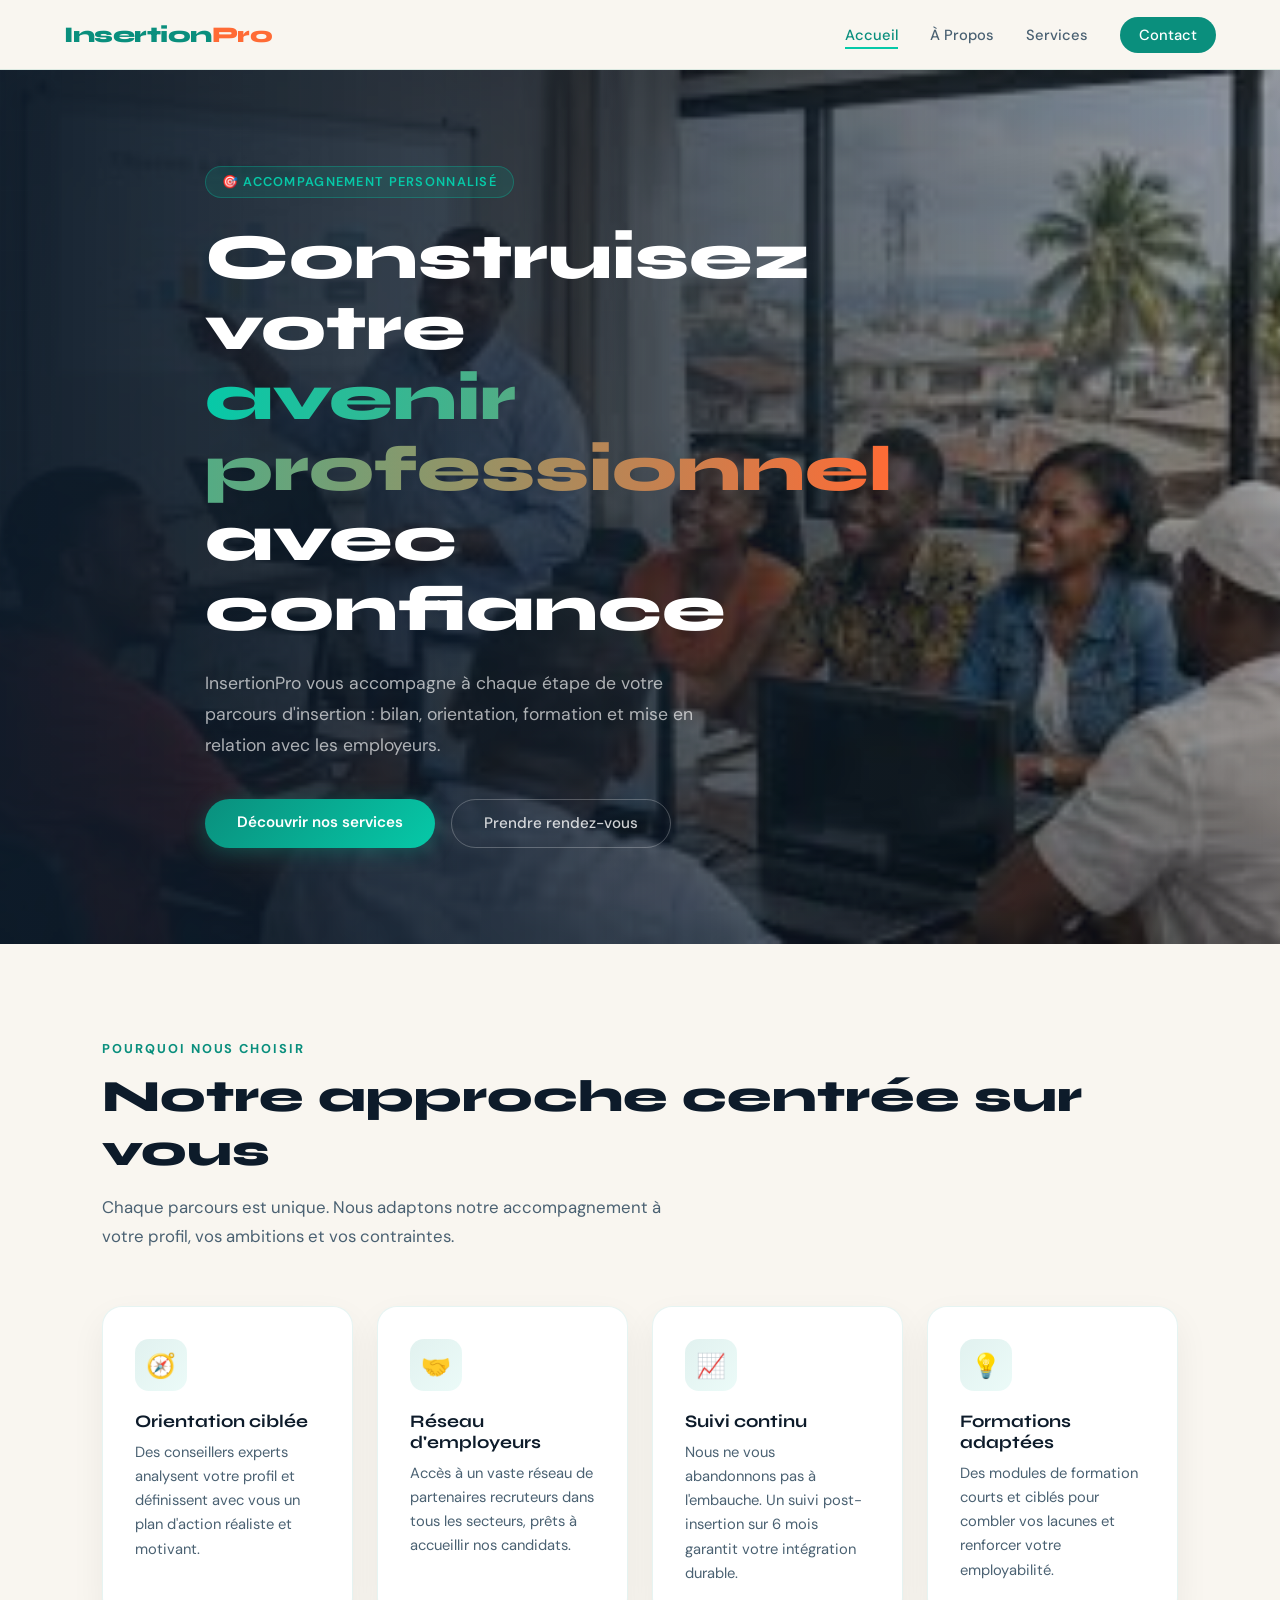
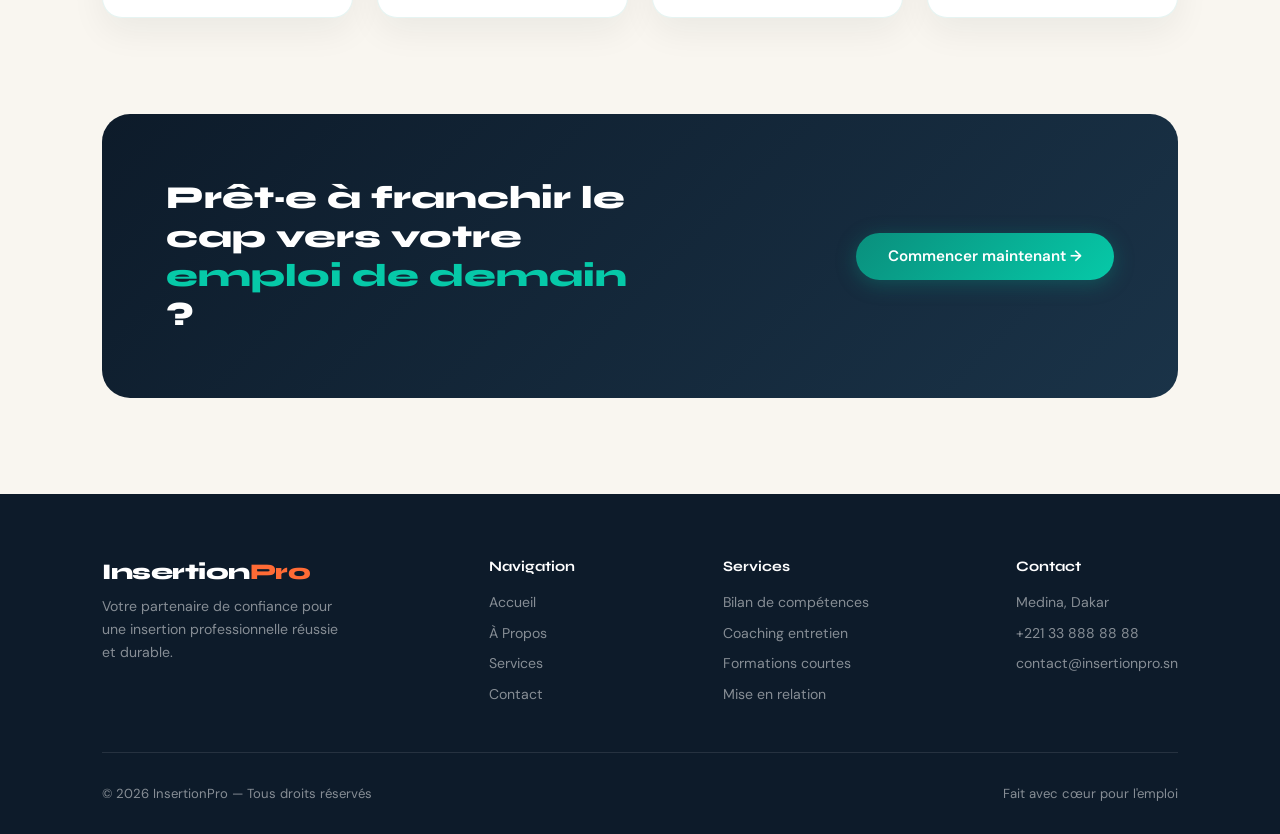
<file: site vitrine insertion-pro/index.html>
<!DOCTYPE html>
<html lang="fr">
<head>
  <meta charset="UTF-8" />
  <meta name="viewport" content="width=device-width, initial-scale=1.0"/>
  <title>ProPath — Accueil</title>
  <link href="https://fonts.googleapis.com/css2?family=Syne:wght@400;600;700;800&family=DM+Sans:ital,wght@0,300;0,400;0,500;1,300&display=swap" rel="stylesheet"/>
  <link rel="stylesheet" href="css/style.css"/>
</head>
<body>

<!-- ═══ NAVBAR ════════════════════════════════════ -->
<nav id="navbar">
  <a href="index.html" class="logo">Insertion<span>Pro</span></a>
  <ul class="nav-links">
    <li><a href="index.html" data-page="index.html">Accueil</a></li>
    <li><a href="apropos.html" data-page="apropos.html">À Propos</a></li>
    <li><a href="services.html" data-page="services.html">Services</a></li>
    <li><a href="contact.html" data-page="contact.html" class="nav-cta">Contact</a></li>
  </ul>
</nav>

<!-- ═══ CONTENU ═══════════════════════════════════ -->
<div class="page-wrapper">

  <!-- HERO -->
  <section class="hero">
    <div class="hero-bg"></div>
    <div class="hero-grid"></div>
    <div class="hero-content">
      <div class="hero-badge">🎯 Accompagnement personnalisé</div>
      <h1>Construisez votre <em>avenir professionnel</em> avec confiance</h1>
      <p>InsertionPro vous accompagne à chaque étape de votre parcours d'insertion : bilan, orientation, formation et mise en relation avec les employeurs.</p>
      <div class="hero-btns">
        <a href="services.html" class="btn-primary">Découvrir nos services</a>
        <a href="contact.html" class="btn-outline">Prendre rendez-vous</a>
      </div>
    </div>

    </div>
  </section>

  <!-- VALEURS -->
  <section>
    <div class="section-label">Pourquoi nous choisir</div>
    <h2 class="section-title">Notre approche centrée sur vous</h2>
    <p class="section-subtitle">Chaque parcours est unique. Nous adaptons notre accompagnement à votre profil, vos ambitions et vos contraintes.</p>
    <div class="values-grid">
      <div class="value-card fade-in">
        <div class="value-icon">🧭</div>
        <h3>Orientation ciblée</h3>
        <p>Des conseillers experts analysent votre profil et définissent avec vous un plan d'action réaliste et motivant.</p>
      </div>
      <div class="value-card fade-in delay-1">
        <div class="value-icon">🤝</div>
        <h3>Réseau d'employeurs</h3>
        <p>Accès à un vaste réseau de partenaires recruteurs dans tous les secteurs, prêts à accueillir nos candidats.</p>
      </div>
      <div class="value-card fade-in delay-2">
        <div class="value-icon">📈</div>
        <h3>Suivi continu</h3>
        <p>Nous ne vous abandonnons pas à l'embauche. Un suivi post-insertion sur 6 mois garantit votre intégration durable.</p>
      </div>
      <div class="value-card fade-in delay-3">
        <div class="value-icon">💡</div>
        <h3>Formations adaptées</h3>
        <p>Des modules de formation courts et ciblés pour combler vos lacunes et renforcer votre employabilité.</p>
      </div>
    </div>
  </section>

  <!-- CTA BAND -->
  <div class="cta-band">
    <h2>Prêt·e à franchir le cap vers votre <span>emploi de demain</span> ?</h2>
    <a href="contact.html" class="btn-primary">Commencer maintenant →</a>
  </div>

</div>
<!-- fin .page-wrapper -->

<!-- ═══ FOOTER ════════════════════════════════════ -->
<footer>
  <div class="footer-top">
    <div class="footer-brand">
      <a href="index.html" class="logo">Insertion<span>Pro</span></a>
      <p>Votre partenaire de confiance pour une insertion professionnelle réussie et durable.</p>
    </div>
    <div class="footer-links">
      <h5>Navigation</h5>
      <ul>
        <li><a href="index.html">Accueil</a></li>
        <li><a href="apropos.html">À Propos</a></li>
        <li><a href="services.html">Services</a></li>
        <li><a href="contact.html">Contact</a></li>
      </ul>
    </div>
    <div class="footer-links">
      <h5>Services</h5>
      <ul>
        <li><a href="services.html">Bilan de compétences</a></li>
        <li><a href="services.html">Coaching entretien</a></li>
        <li><a href="services.html">Formations courtes</a></li>
        <li><a href="services.html">Mise en relation</a></li>
      </ul>
    </div>
    <div class="footer-links">
      <h5>Contact</h5>
      <ul>
        <li><a href="#">Medina, Dakar</a></li>
        <li><a href="#">+221 33 888 88 88</a></li>
        <li><a href="#">contact@insertionpro.sn</a></li>
      </ul>
    </div>
  </div>
  <div class="footer-bottom">
    <span>© 2026 InsertionPro — Tous droits réservés</span>
    <span>Fait avec cœur pour l'emploi</span>
  </div>
</footer>

<script src="js/script.js"></script>
</body>
</html>
</file>
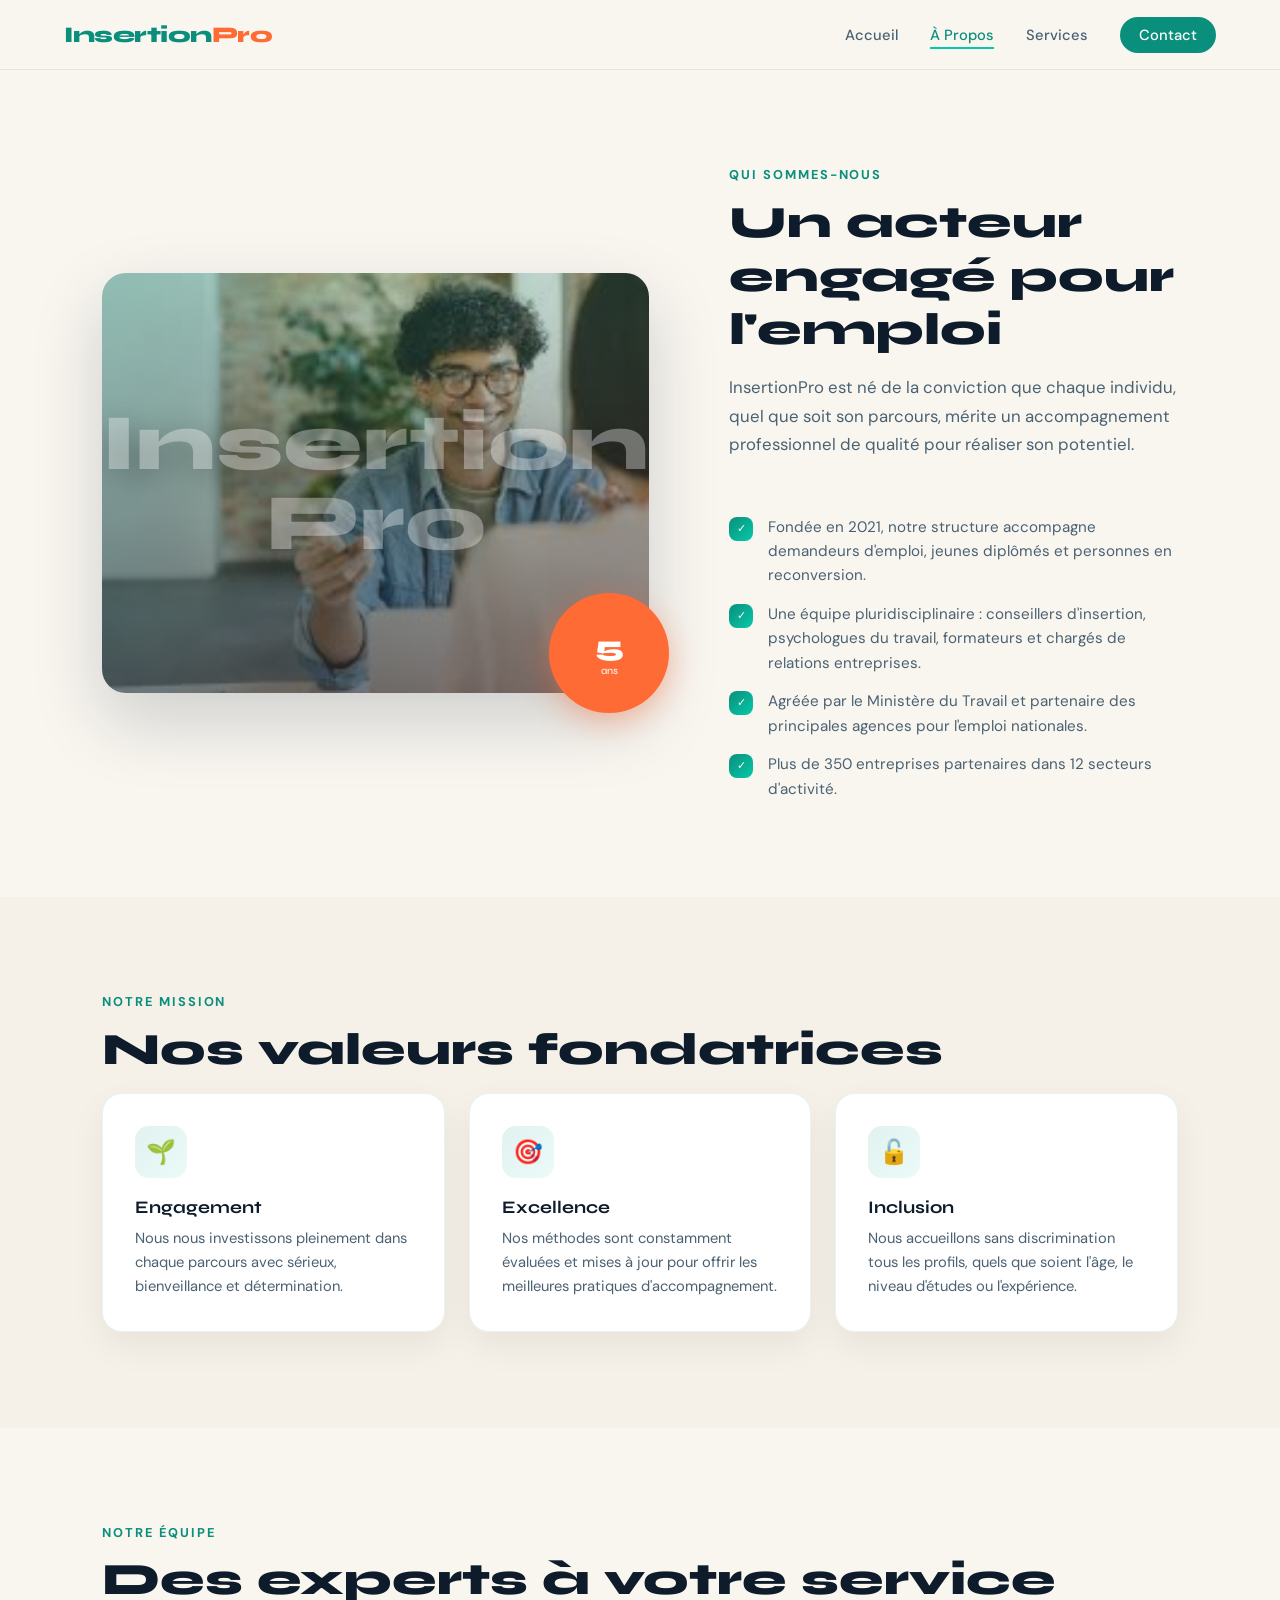
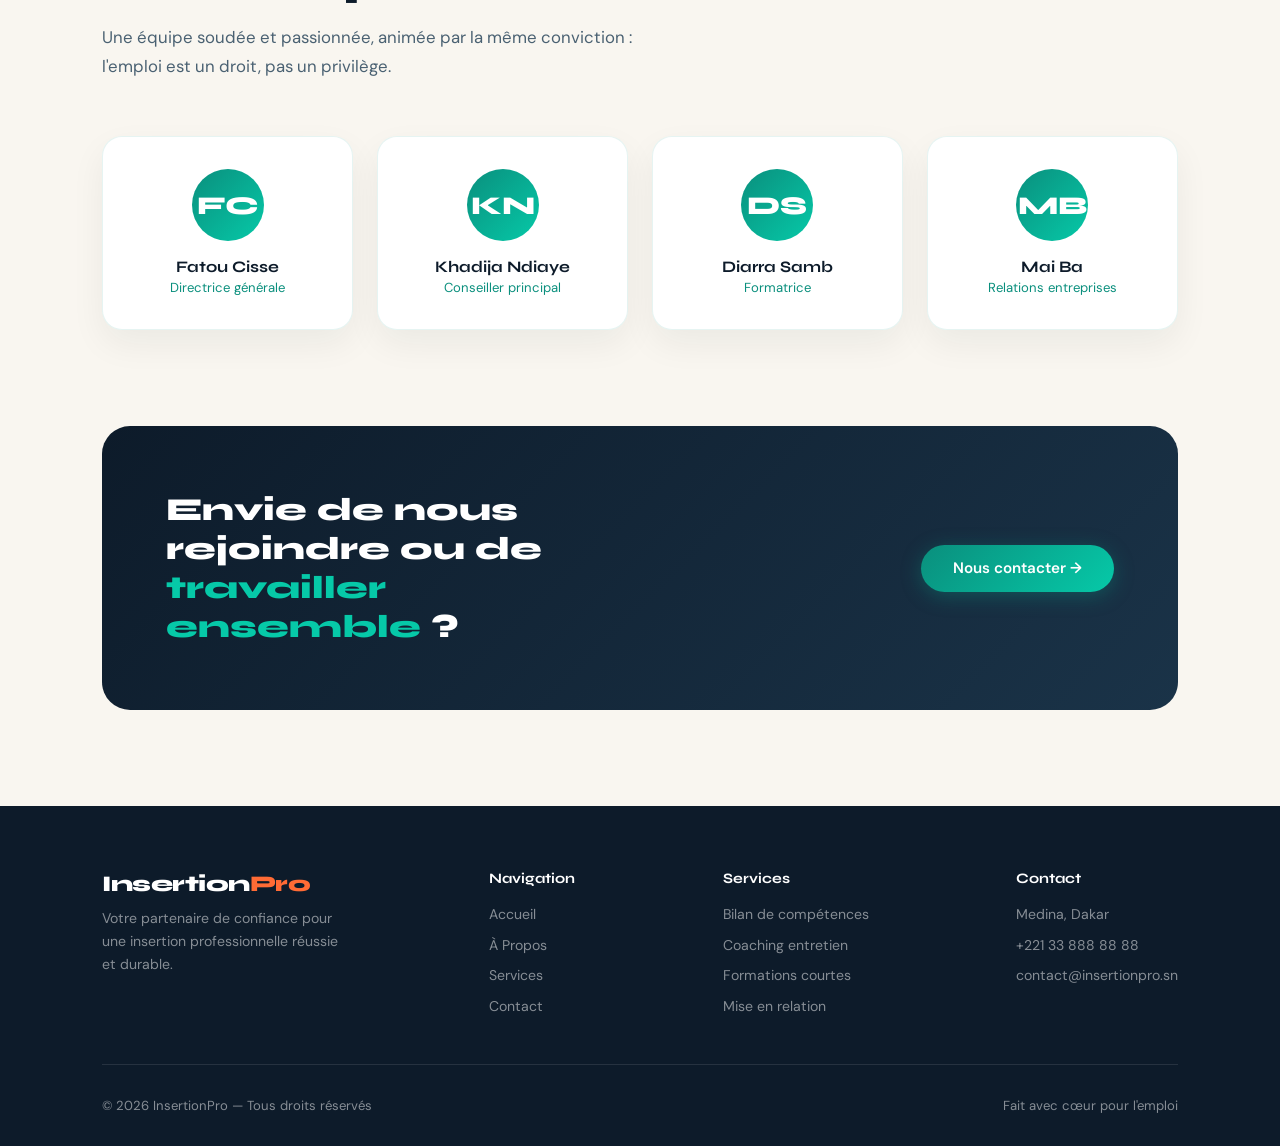
<file: site vitrine insertion-pro/apropos.html>
<!DOCTYPE html>
<html lang="fr">
<head>
  <meta charset="UTF-8" />
  <meta name="viewport" content="width=device-width, initial-scale=1.0"/>
  <title>InsertionPro — À Propos</title>
  <link href="https://fonts.googleapis.com/css2?family=Syne:wght@400;600;700;800&family=DM+Sans:ital,wght@0,300;0,400;0,500;1,300&display=swap" rel="stylesheet"/>
  <link rel="stylesheet" href="css/style.css"/>
</head>
<body>

<!-- ═══ NAVBAR ════════════════════════════════════ -->
<nav id="navbar">
  <a href="index.html" class="logo">Insertion<span>Pro</span></a>
  <ul class="nav-links">
    <li><a href="index.html" data-page="index.html">Accueil</a></li>
    <li><a href="apropos.html" data-page="apropos.html">À Propos</a></li>
    <li><a href="services.html" data-page="services.html">Services</a></li>
    <li><a href="contact.html" data-page="contact.html" class="nav-cta">Contact</a></li>
  </ul>
</nav>

<!-- ═══ CONTENU ═══════════════════════════════════ -->
<div class="page-wrapper">

  <!-- PRÉSENTATION -->
  <section>
    <div class="about-grid">
      <div class="about-visual">
        <div class="about-img-box about-photo">
          <div class="about-img-overlay"></div>
          <div class="about-img-text">Insertion<br>Pro</div>
        </div>
        <div class="about-badge">5<small>ans</small></div>
      </div>
      <div class="about-content fade-in">
        <div class="section-label">Qui sommes-nous</div>
        <h2 class="section-title">Un acteur engagé pour l'emploi</h2>
        <p class="section-subtitle">InsertionPro est né de la conviction que chaque individu, quel que soit son parcours, mérite un accompagnement professionnel de qualité pour réaliser son potentiel.</p>
        <ul class="about-list">
          <li>
            <span class="about-check">✓</span>
            Fondée en 2021, notre structure accompagne demandeurs d'emploi, jeunes diplômés et personnes en reconversion.
          </li>
          <li>
            <span class="about-check">✓</span>
            Une équipe pluridisciplinaire : conseillers d'insertion, psychologues du travail, formateurs et chargés de relations entreprises.
          </li>
          <li>
            <span class="about-check">✓</span>
            Agréée par le Ministère du Travail et partenaire des principales agences pour l'emploi nationales.
          </li>
          <li>
            <span class="about-check">✓</span>
            Plus de 350 entreprises partenaires dans 12 secteurs d'activité.
          </li>
        </ul>
      </div>
    </div>
  </section>

  <!-- NOTRE MISSION -->
  <section style="background: var(--sand);">
    <div class="section-label">Notre mission</div>
    <h2 class="section-title">Nos valeurs fondatrices</h2>
    <div class="values-grid">
      <div class="value-card fade-in">
        <div class="value-icon">🌱</div>
        <h3>Engagement</h3>
        <p>Nous nous investissons pleinement dans chaque parcours avec sérieux, bienveillance et détermination.</p>
      </div>
      <div class="value-card fade-in delay-1">
        <div class="value-icon">🎯</div>
        <h3>Excellence</h3>
        <p>Nos méthodes sont constamment évaluées et mises à jour pour offrir les meilleures pratiques d'accompagnement.</p>
      </div>
      <div class="value-card fade-in delay-2">
        <div class="value-icon">🔓</div>
        <h3>Inclusion</h3>
        <p>Nous accueillons sans discrimination tous les profils, quels que soient l'âge, le niveau d'études ou l'expérience.</p>
      </div>
    </div>
  </section>

  <!-- ÉQUIPE -->
  <section>
    <div class="section-label">Notre équipe</div>
    <h2 class="section-title">Des experts à votre service</h2>
    <p class="section-subtitle">Une équipe soudée et passionnée, animée par la même conviction : l'emploi est un droit, pas un privilège.</p>
    <div class="team-grid">
      <div class="team-card fade-in">
        <div class="team-avatar">FC</div>
        <h4>Fatou Cisse</h4>
        <span>Directrice générale</span>
      </div>
      <div class="team-card fade-in delay-1">
        <div class="team-avatar">KN</div>
        <h4>Khadija Ndiaye</h4>
        <span>Conseiller principal</span>
      </div>
      <div class="team-card fade-in delay-2">
        <div class="team-avatar">DS</div>
        <h4>Diarra Samb</h4>
        <span>Formatrice</span>
      </div>
      <div class="team-card fade-in delay-3">
        <div class="team-avatar">MB</div>
        <h4>Mai Ba</h4>
        <span>Relations entreprises</span>
      </div>
    </div>
  </section>

  <!-- CTA -->
  <div class="cta-band">
    <h2>Envie de nous rejoindre ou de <span>travailler ensemble</span> ?</h2>
    <a href="contact.html" class="btn-primary">Nous contacter →</a>
  </div>

</div>
<!-- fin .page-wrapper -->

<!-- ═══ FOOTER ════════════════════════════════════ -->
<footer>
  <div class="footer-top">
    <div class="footer-brand">
      <a href="index.html" class="logo">Insertion<span>Pro</span></a>
      <p>Votre partenaire de confiance pour une insertion professionnelle réussie et durable.</p>
    </div>
    <div class="footer-links">
      <h5>Navigation</h5>
      <ul>
        <li><a href="index.html">Accueil</a></li>
        <li><a href="apropos.html">À Propos</a></li>
        <li><a href="services.html">Services</a></li>
        <li><a href="contact.html">Contact</a></li>
      </ul>
    </div>
    <div class="footer-links">
      <h5>Services</h5>
      <ul>
        <li><a href="services.html">Bilan de compétences</a></li>
        <li><a href="services.html">Coaching entretien</a></li>
        <li><a href="services.html">Formations courtes</a></li>
        <li><a href="services.html">Mise en relation</a></li>
      </ul>
    </div>
    <div class="footer-links">
      <h5>Contact</h5>
      <ul>
        <li><a href="#">Medina, Dakar</a></li>
        <li><a href="#">+221 33 888 88 88</a></li>
        <li><a href="#">contact@insertionpro.sn</a></li>
      </ul>
    </div>
  </div>
  <div class="footer-bottom">
    <span>© 2026 InsertionPro — Tous droits réservés</span>
    <span>Fait avec cœur pour l'emploi</span>
  </div>
</footer>

<script src="js/script.js"></script>
</body>
</html>
</file>
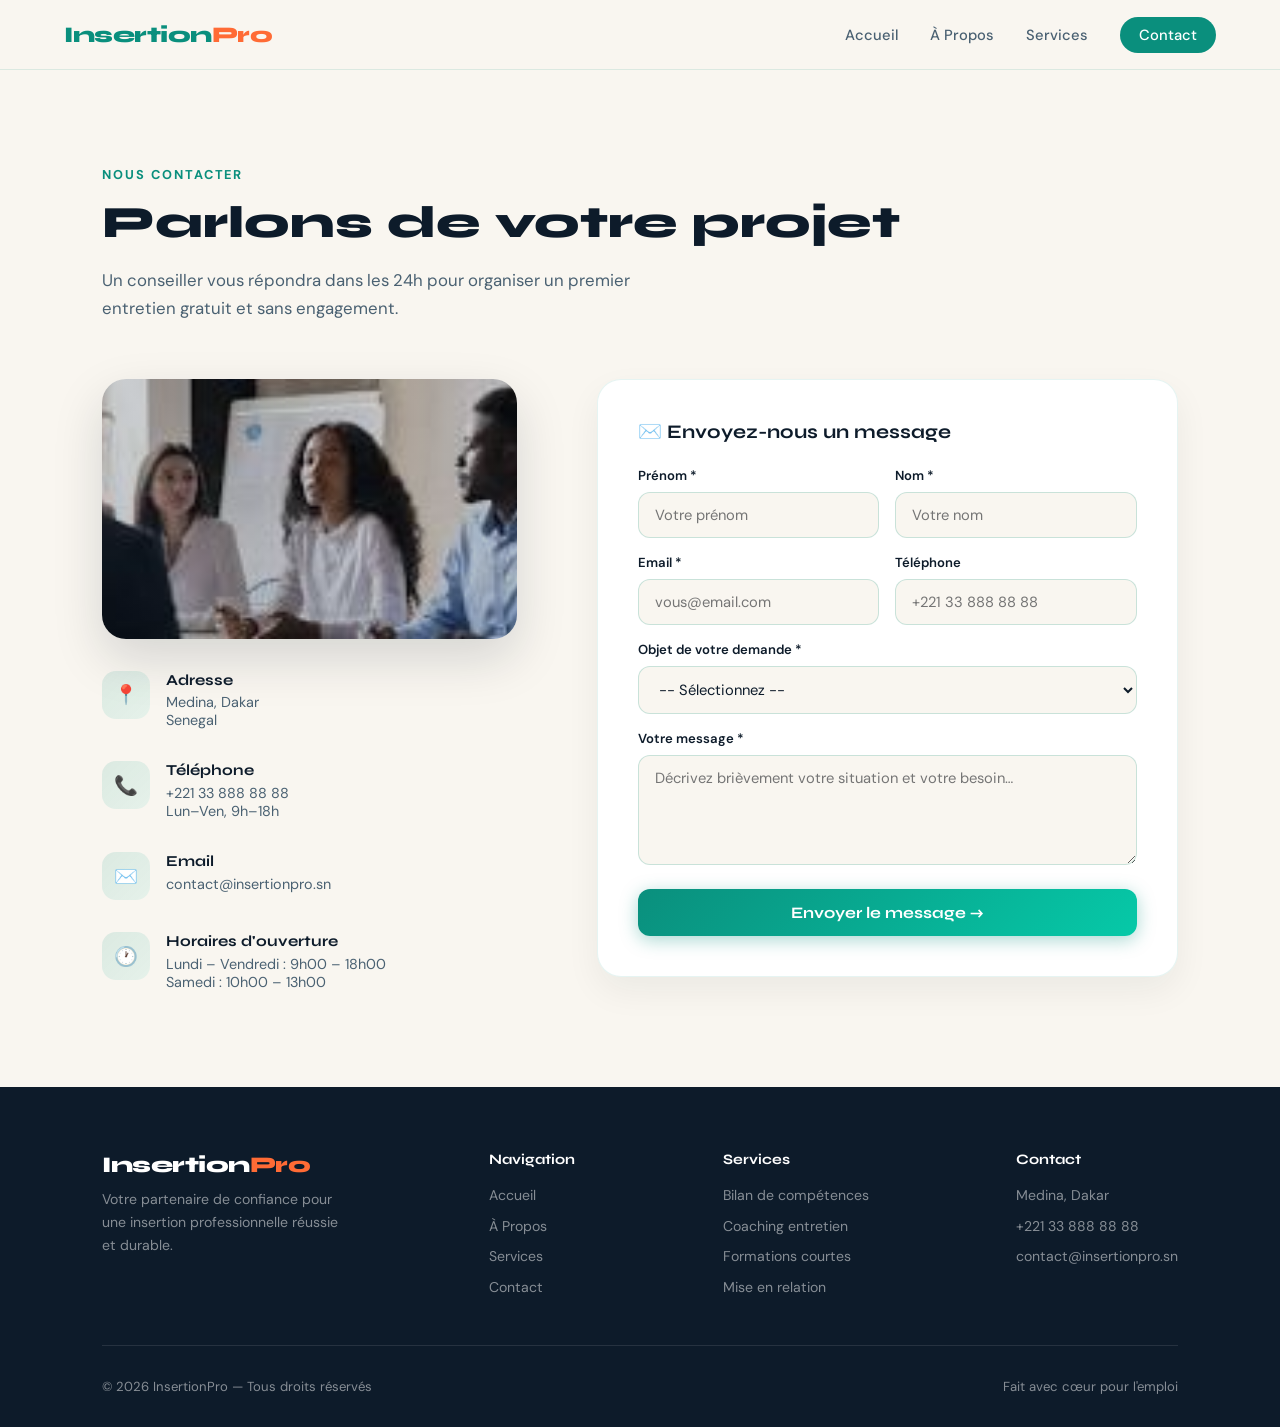
<file: site vitrine insertion-pro/contact.html>
<!DOCTYPE html>
<html lang="fr">
<head>
  <meta charset="UTF-8" />
  <meta name="viewport" content="width=device-width, initial-scale=1.0"/>
  <title>ProPath — Contact</title>
  <link href="https://fonts.googleapis.com/css2?family=Syne:wght@400;600;700;800&family=DM+Sans:ital,wght@0,300;0,400;0,500;1,300&display=swap" rel="stylesheet"/>
  <link rel="stylesheet" href="css/style.css"/>
</head>
<body>

<!-- ═══ NAVBAR ════════════════════════════════════ -->
<nav id="navbar">
  <a href="index.html" class="logo">Insertion<span>Pro</span></a>
  <ul class="nav-links">
    <li><a href="index.html" data-page="index.html">Accueil</a></li>
    <li><a href="apropos.html" data-page="apropos.html">À Propos</a></li>
    <li><a href="services.html" data-page="services.html">Services</a></li>
    <li><a href="contact.html" data-page="contact.html" class="nav-cta">Contact</a></li>
  </ul>
</nav>

<!-- ═══ CONTENU ═══════════════════════════════════ -->
<div class="page-wrapper">

  <section>
    <div class="section-label">Nous contacter</div>
    <h2 class="section-title">Parlons de votre projet</h2>
    <p class="section-subtitle">Un conseiller vous répondra dans les 24h pour organiser un premier entretien gratuit et sans engagement.</p>

    <div class="contact-wrap">

      <!-- INFOS -->
      <div class="contact-side">
        <div class="contact-photo fade-in"></div>
        <div class="contact-info fade-in delay-1">
        <div class="contact-info-item">
          <div class="contact-ico">📍</div>
          <div>
            <h4>Adresse</h4>
            <p>Medina, Dakar<br>Senegal</p>
          </div>
        </div>
        <div class="contact-info-item">
          <div class="contact-ico">📞</div>
          <div>
            <h4>Téléphone</h4>
            <p>+221 33 888 88 88<br>Lun–Ven, 9h–18h</p>
          </div>
        </div>
        <div class="contact-info-item">
          <div class="contact-ico">✉️</div>
          <div>
            <h4>Email</h4>
            <p>contact@insertionpro.sn</p>
          </div>
        </div>
        <div class="contact-info-item">
          <div class="contact-ico">🕐</div>
          <div>
            <h4>Horaires d'ouverture</h4>
            <p>Lundi – Vendredi : 9h00 – 18h00<br>Samedi : 10h00 – 13h00</p>
          </div>
        </div>
        </div>
      </div>

      <!-- FORMULAIRE -->
      <div class="contact-form fade-in delay-1">
        <h3>✉️ Envoyez-nous un message</h3>

        <div id="contact-form-body">
          <div class="form-row">
            <div class="form-group">
              <label for="f-prenom">Prénom *</label>
              <input type="text" id="f-prenom" placeholder="Votre prénom" />
            </div>
            <div class="form-group">
              <label for="f-nom">Nom *</label>
              <input type="text" id="f-nom" placeholder="Votre nom" />
            </div>
          </div>

          <div class="form-row">
            <div class="form-group">
              <label for="f-email">Email *</label>
              <input type="email" id="f-email" placeholder="vous@email.com" />
            </div>
            <div class="form-group">
              <label for="f-tel">Téléphone</label>
              <input type="tel" id="f-tel" placeholder="+221 33 888 88 88" />
            </div>
          </div>

          <div class="form-group">
            <label for="f-objet">Objet de votre demande *</label>
            <select id="f-objet">
              <option value="">-- Sélectionnez --</option>
              <option>Bilan de compétences</option>
              <option>Orientation professionnelle</option>
              <option>Coaching CV / Entretien</option>
              <option>Formation</option>
              <option>Autre renseignement</option>
            </select>
          </div>

          <div class="form-group">
            <label for="f-message">Votre message *</label>
            <textarea id="f-message" placeholder="Décrivez brièvement votre situation et votre besoin…"></textarea>
          </div>

          <button class="submit-btn" onclick="submitForm()">Envoyer le message →</button>
        </div>

        <!-- Message de succès (masqué par défaut) -->
        <div class="form-success" id="form-success">
          <span>🎉</span>
          Message envoyé avec succès !<br>
          <small style="font-family:'DM Sans';font-weight:400;font-size:.9rem;color:var(--mid)">
            Un conseiller vous contactera sous 24h.
          </small>
        </div>

      </div>
    </div>
  </section>

</div>
<!-- fin .page-wrapper -->

<!-- ═══ FOOTER ════════════════════════════════════ -->
<footer>
  <div class="footer-top">
    <div class="footer-brand">
      <a href="index.html" class="logo">Insertion<span>Pro</span></a>
      <p>Votre partenaire de confiance pour une insertion professionnelle réussie et durable.</p>
    </div>
    <div class="footer-links">
      <h5>Navigation</h5>
      <ul>
        <li><a href="index.html">Accueil</a></li>
        <li><a href="apropos.html">À Propos</a></li>
        <li><a href="services.html">Services</a></li>
        <li><a href="contact.html">Contact</a></li>
      </ul>
    </div>
    <div class="footer-links">
      <h5>Services</h5>
      <ul>
        <li><a href="services.html">Bilan de compétences</a></li>
        <li><a href="services.html">Coaching entretien</a></li>
        <li><a href="services.html">Formations courtes</a></li>
        <li><a href="services.html">Mise en relation</a></li>
      </ul>
    </div>
    <div class="footer-links">
      <h5>Contact</h5>
      <ul>
        <li><a href="#">Medina, Dakar</a></li>
        <li><a href="#">+221 33 888 88 88</a></li>
        <li><a href="#">contact@insertionpro.sn</a></li>
      </ul>
    </div>
  </div>
  <div class="footer-bottom">
    <span>© 2026 InsertionPro — Tous droits réservés</span>
    <span>Fait avec cœur pour l'emploi</span>
  </div>
</footer>

<script src="js/script.js"></script>
</body>
</html>
</file>
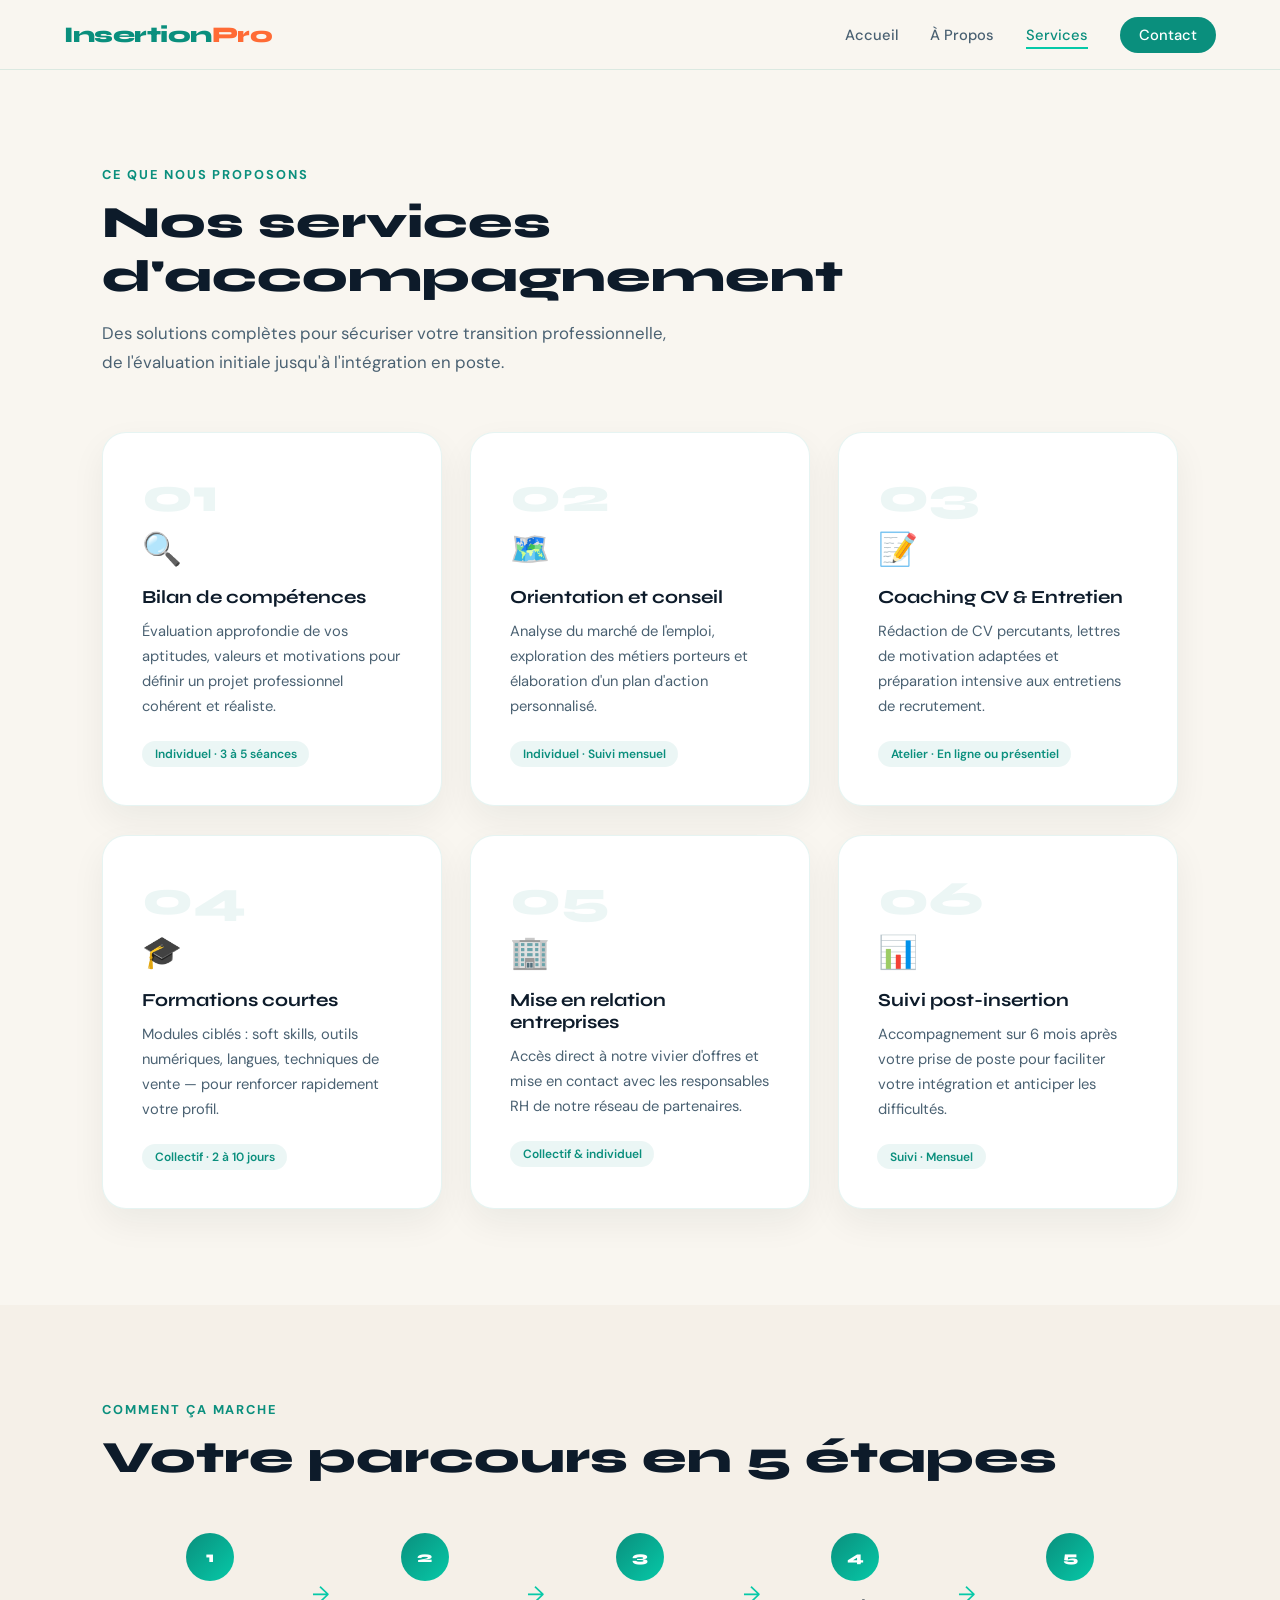
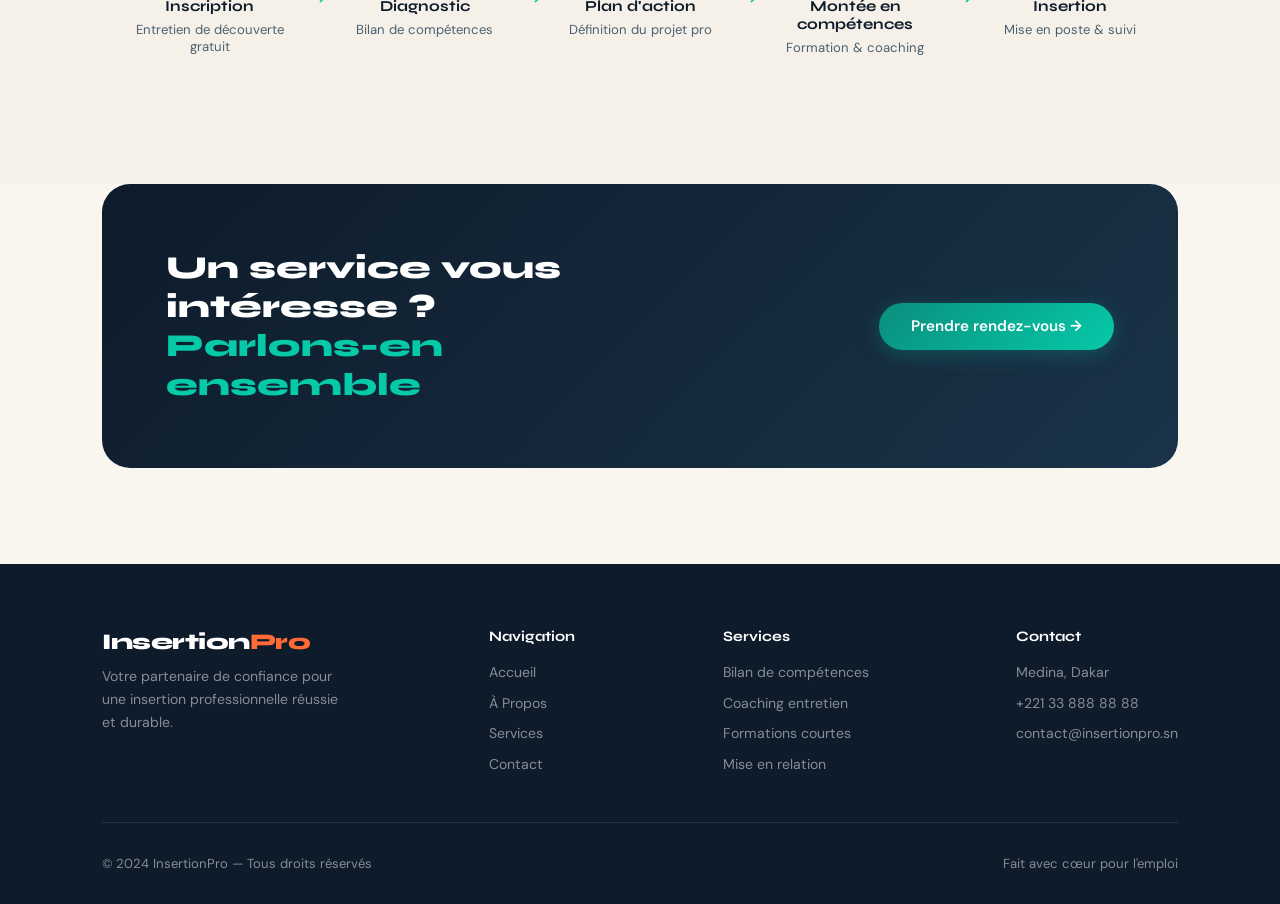
<file: site vitrine insertion-pro/services.html>
<!DOCTYPE html>
<html lang="fr">
<head>
  <meta charset="UTF-8" />
  <meta name="viewport" content="width=device-width, initial-scale=1.0"/>
  <title>InsertionPro — Services</title>
  <link href="https://fonts.googleapis.com/css2?family=Syne:wght@400;600;700;800&family=DM+Sans:ital,wght@0,300;0,400;0,500;1,300&display=swap" rel="stylesheet"/>
  <link rel="stylesheet" href="css/style.css"/>
</head>
<body>

<!-- ═══ NAVBAR ════════════════════════════════════ -->
<nav id="navbar">
  <a href="index.html" class="logo">Insertion<span>Pro</span></a>
  <ul class="nav-links">
    <li><a href="index.html" data-page="index.html">Accueil</a></li>
    <li><a href="apropos.html" data-page="apropos.html">À Propos</a></li>
    <li><a href="services.html" data-page="services.html">Services</a></li>
    <li><a href="contact.html" data-page="contact.html" class="nav-cta">Contact</a></li>
  </ul>
</nav>

<!-- ═══ CONTENU ═══════════════════════════════════ -->
<div class="page-wrapper">

  <!-- GRILLE SERVICES -->
  <section>
    <div class="section-label">Ce que nous proposons</div>
    <h2 class="section-title">Nos services d'accompagnement</h2>
    <p class="section-subtitle">Des solutions complètes pour sécuriser votre transition professionnelle, de l'évaluation initiale jusqu'à l'intégration en poste.</p>
    <div class="services-grid">

      <div class="service-card fade-in">
        <div class="service-num">01</div>
        <div class="service-icon">🔍</div>
        <h3>Bilan de compétences</h3>
        <p>Évaluation approfondie de vos aptitudes, valeurs et motivations pour définir un projet professionnel cohérent et réaliste.</p>
        <span class="service-tag">Individuel · 3 à 5 séances</span>
      </div>

      <div class="service-card fade-in delay-1">
        <div class="service-num">02</div>
        <div class="service-icon">🗺️</div>
        <h3>Orientation et conseil</h3>
        <p>Analyse du marché de l'emploi, exploration des métiers porteurs et élaboration d'un plan d'action personnalisé.</p>
        <span class="service-tag">Individuel · Suivi mensuel</span>
      </div>

      <div class="service-card fade-in delay-2">
        <div class="service-num">03</div>
        <div class="service-icon">📝</div>
        <h3>Coaching CV &amp; Entretien</h3>
        <p>Rédaction de CV percutants, lettres de motivation adaptées et préparation intensive aux entretiens de recrutement.</p>
        <span class="service-tag">Atelier · En ligne ou présentiel</span>
      </div>

      <div class="service-card fade-in">
        <div class="service-num">04</div>
        <div class="service-icon">🎓</div>
        <h3>Formations courtes</h3>
        <p>Modules ciblés : soft skills, outils numériques, langues, techniques de vente — pour renforcer rapidement votre profil.</p>
        <span class="service-tag">Collectif · 2 à 10 jours</span>
      </div>

      <div class="service-card fade-in delay-1">
        <div class="service-num">05</div>
        <div class="service-icon">🏢</div>
        <h3>Mise en relation entreprises</h3>
        <p>Accès direct à notre vivier d'offres et mise en contact avec les responsables RH de notre réseau de partenaires.</p>
        <span class="service-tag">Collectif &amp; individuel</span>
      </div>

      <div class="service-card fade-in delay-2">
        <div class="service-num">06</div>
        <div class="service-icon">📊</div>
        <h3>Suivi post-insertion</h3>
        <p>Accompagnement sur 6 mois après votre prise de poste pour faciliter votre intégration et anticiper les difficultés.</p>
        <span class="service-tag">Suivi · Mensuel</span>
      </div>

    </div>
  </section>

  <!-- PROCESSUS -->
  <section class="process">
    <div class="section-label">Comment ça marche</div>
    <h2 class="section-title">Votre parcours en 5 étapes</h2>
    <div class="process-steps">
      <div class="step">
        <div class="step-n">1</div>
        <h4>Inscription</h4>
        <p>Entretien de découverte gratuit</p>
      </div>
      <div class="step">
        <div class="step-n">2</div>
        <h4>Diagnostic</h4>
        <p>Bilan de compétences</p>
      </div>
      <div class="step">
        <div class="step-n">3</div>
        <h4>Plan d'action</h4>
        <p>Définition du projet pro</p>
      </div>
      <div class="step">
        <div class="step-n">4</div>
        <h4>Montée en compétences</h4>
        <p>Formation &amp; coaching</p>
      </div>
      <div class="step">
        <div class="step-n">5</div>
        <h4>Insertion</h4>
        <p>Mise en poste &amp; suivi</p>
      </div>
    </div>
  </section>

  <!-- CTA -->
  <div class="cta-band">
    <h2>Un service vous intéresse ? <span>Parlons-en ensemble</span></h2>
    <a href="contact.html" class="btn-primary">Prendre rendez-vous →</a>
  </div>

</div>
<!-- fin .page-wrapper -->

<!-- ═══ FOOTER ════════════════════════════════════ -->
<footer>
  <div class="footer-top">
    <div class="footer-brand">
      <a href="index.html" class="logo">Insertion<span>Pro</span></a>
      <p>Votre partenaire de confiance pour une insertion professionnelle réussie et durable.</p>
    </div>
    <div class="footer-links">
      <h5>Navigation</h5>
      <ul>
        <li><a href="index.html">Accueil</a></li>
        <li><a href="apropos.html">À Propos</a></li>
        <li><a href="services.html">Services</a></li>
        <li><a href="contact.html">Contact</a></li>
      </ul>
    </div>
    <div class="footer-links">
      <h5>Services</h5>
      <ul>
        <li><a href="services.html">Bilan de compétences</a></li>
        <li><a href="services.html">Coaching entretien</a></li>
        <li><a href="services.html">Formations courtes</a></li>
        <li><a href="services.html">Mise en relation</a></li>
      </ul>
    </div>
    <div class="footer-links">
      <h5>Contact</h5>
      <ul>
        <li><a href="#">Medina, Dakar</a></li>
        <li><a href="#">+221 33 888 88 88</a></li>
        <li><a href="#">contact@insertionpro.sn</a></li>
      </ul>
    </div>
  </div>
  <div class="footer-bottom">
    <span>© 2024 InsertionPro — Tous droits réservés</span>
    <span>Fait avec cœur pour l'emploi</span>
  </div>
</footer>

<script src="js/script.js"></script>
</body>
</html>
</file>
<file: site vitrine insertion-pro/css/style.css>
/* ══════════════════════════════════════════════════
   ProPath — Feuille de styles globale
   Fichier : style.css
   Lié à : index.html, apropos.html, services.html, contact.html
   ══════════════════════════════════════════════════ */

/* ── RESET & VARIABLES ───────────────────────────── */
*, *::before, *::after { box-sizing: border-box; margin: 0; padding: 0; }

:root {
  --ink:    #0d1b2a;
  --teal:   #0a8f7d;
  --teal2:  #06c9a8;
  --sand:   #f5f0e8;
  --warm:   #e8dfc8;
  --accent: #ff6b35;
  --mid:    #4a6172;
  --light:  #f9f6f0;
}

html { scroll-behavior: smooth; }

body {
  font-family: 'DM Sans', sans-serif;
  background: var(--light);
  color: var(--ink);
  overflow-x: hidden;
}

/* ── NAVBAR ──────────────────────────────────────── */
nav {
  position: fixed; top: 0; left: 0; width: 100%; z-index: 100;
  padding: 0 5vw;
  display: flex; align-items: center; justify-content: space-between;
  height: 70px;
  background: rgba(249,246,240,.92);
  backdrop-filter: blur(14px);
  border-bottom: 1px solid rgba(10,143,125,.12);
  transition: box-shadow .3s;
}
nav.scrolled { box-shadow: 0 4px 30px rgba(13,27,42,.08); }

.logo {
  font-family: 'Syne', sans-serif;
  font-weight: 800; font-size: 1.4rem;
  color: var(--teal);
  letter-spacing: -.5px;
  text-decoration: none;
}
.logo span { color: var(--accent); }

.nav-links { display: flex; gap: 2rem; list-style: none; }
.nav-links a {
  font-size: .92rem; font-weight: 500;
  color: var(--mid);
  text-decoration: none;
  position: relative;
  transition: color .25s;
}
.nav-links a::after {
  content: ''; position: absolute; bottom: -4px; left: 0;
  width: 0; height: 2px; background: var(--teal2);
  transition: width .3s;
}
.nav-links a:hover,
.nav-links a.active { color: var(--teal); }
.nav-links a:hover::after,
.nav-links a.active::after { width: 100%; }

.nav-cta {
  background: var(--teal) !important;
  color: #fff !important;
  padding: .5rem 1.2rem;
  border-radius: 50px;
  transition: background .25s, transform .2s !important;
}
.nav-cta::after { display: none !important; }
.nav-cta:hover { background: var(--teal2) !important; transform: translateY(-1px); }

/* ── SECTIONS COMMUNES ───────────────────────────── */
section { padding: 6rem 8vw; }

.section-label {
  font-size: .8rem; font-weight: 700; letter-spacing: .15em; text-transform: uppercase;
  color: var(--teal); margin-bottom: .8rem;
}
.section-title {
  font-family: 'Syne', sans-serif;
  font-size: clamp(1.8rem, 3.5vw, 2.8rem);
  font-weight: 800; line-height: 1.2;
  color: var(--ink); margin-bottom: 1rem;
}
.section-subtitle {
  font-size: 1.05rem; color: var(--mid);
  max-width: 580px; line-height: 1.7; margin-bottom: 3.5rem;
}

/* ── BOUTONS GLOBAUX ─────────────────────────────── */
.btn-primary {
  background: linear-gradient(135deg, var(--teal), var(--teal2));
  color: #fff; padding: .85rem 2rem;
  border-radius: 50px; font-weight: 600; font-size: .95rem;
  text-decoration: none; border: none; cursor: pointer;
  transition: transform .25s, box-shadow .25s;
  box-shadow: 0 4px 20px rgba(10,143,125,.4);
  display: inline-block;
}
.btn-primary:hover { transform: translateY(-2px); box-shadow: 0 8px 30px rgba(10,143,125,.5); }

.btn-outline {
  background: transparent;
  color: rgba(255,255,255,.8);
  padding: .85rem 2rem; border-radius: 50px;
  font-weight: 500; font-size: .95rem;
  border: 1px solid rgba(255,255,255,.25);
  cursor: pointer; transition: background .25s, color .25s;
  display: inline-block; text-decoration: none;
}
.btn-outline:hover { background: rgba(255,255,255,.1); color: #fff; }

/* ── FOOTER ──────────────────────────────────────── */
footer {
  background: var(--ink);
  padding: 4rem 8vw 2rem;
  color: rgba(255,255,255,.5);
}
.footer-top {
  display: flex; justify-content: space-between; align-items: flex-start;
  flex-wrap: wrap; gap: 2rem;
  border-bottom: 1px solid rgba(255,255,255,.1);
  padding-bottom: 3rem; margin-bottom: 2rem;
}
.footer-brand .logo { color: #fff; }
.footer-brand p { font-size: .88rem; margin-top: .6rem; max-width: 240px; line-height: 1.65; }

.footer-links h5 {
  color: #fff; font-family: 'Syne', sans-serif;
  font-size: .9rem; font-weight: 700; margin-bottom: 1rem;
}
.footer-links ul { list-style: none; display: flex; flex-direction: column; gap: .6rem; }
.footer-links ul a {
  color: rgba(255,255,255,.5); text-decoration: none; font-size: .88rem;
  transition: color .25s;
}
.footer-links ul a:hover { color: var(--teal2); }

.footer-bottom {
  display: flex; justify-content: space-between; align-items: center;
  flex-wrap: wrap; gap: 1rem; font-size: .82rem;
}
.footer-bottom a { color: var(--teal2); text-decoration: none; }

/* ── ANIMATIONS ──────────────────────────────────── */
@keyframes fadeUp {
  from { opacity: 0; transform: translateY(30px); }
  to   { opacity: 1; transform: translateY(0); }
}
.fade-in          { animation: fadeUp .7s ease both; }
.fade-in.delay-1  { animation-delay: .15s; }
.fade-in.delay-2  { animation-delay: .3s; }
.fade-in.delay-3  { animation-delay: .45s; }
.fade-in.delay-4  { animation-delay: .6s; }

/* ── PAGE WRAPPER ────────────────────────────────── */
.page-wrapper { padding-top: 70px; min-height: 100vh; }

/* ══════════════════════════════════════════════════
   ACCUEIL — index.html
   ══════════════════════════════════════════════════ */
.hero {
  position: relative;
  min-height: calc(100vh - 70px);
  display: flex; align-items: center;
  overflow: hidden;
  background: var(--ink);
}
.hero-bg {
  position: absolute; inset: 0; z-index: 0;
  background:
    radial-gradient(ellipse 60% 80% at 70% 50%, rgba(10,143,125,.35) 0%, transparent 65%),
    radial-gradient(ellipse 40% 50% at 20% 80%, rgba(255,107,53,.2) 0%, transparent 60%),
    linear-gradient(135deg, #0d1b2a 0%, #112233 100%);
}
.hero-grid {
  position: absolute; inset: 0; z-index: 0; opacity: .06;
  background-image:
    linear-gradient(rgba(255,255,255,.5) 1px, transparent 1px),
    linear-gradient(90deg, rgba(255,255,255,.5) 1px, transparent 1px);
  background-size: 60px 60px;
}
.hero-content {
  position: relative; z-index: 1;
  max-width: 700px;
  padding: 0 8vw;
  animation: fadeUp .9s ease both;
}
.hero-badge {
  display: inline-block;
  background: rgba(10,143,125,.2);
  border: 1px solid rgba(6,201,168,.3);
  color: var(--teal2);
  font-size: .8rem; font-weight: 600; letter-spacing: .1em; text-transform: uppercase;
  padding: .4rem 1rem; border-radius: 50px;
  margin-bottom: 1.6rem;
}
.hero h1 {
  font-family: 'Syne', sans-serif;
  font-size: clamp(2.4rem, 5.5vw, 4rem);
  font-weight: 800; line-height: 1.1;
  color: #fff; margin-bottom: 1.4rem;
}
.hero h1 em {
  font-style: normal;
  background: linear-gradient(90deg, var(--teal2), var(--accent));
  -webkit-background-clip: text; -webkit-text-fill-color: transparent;
}
.hero p {
  font-size: 1.1rem; line-height: 1.75;
  color: rgba(255,255,255,.65);
  max-width: 540px; margin-bottom: 2.4rem;
}
.hero-btns { display: flex; gap: 1rem; flex-wrap: wrap; }

.hero-stats {
  position: absolute; bottom: 3rem; right: 8vw; z-index: 1;
  display: flex; gap: 2rem;
  animation: fadeUp 1.1s .3s ease both;
}
.stat {
  text-align: center;
  background: rgba(255,255,255,.06);
  border: 1px solid rgba(255,255,255,.12);
  padding: 1.2rem 1.6rem; border-radius: 16px;
  backdrop-filter: blur(8px);
}
.stat-n {
  font-family: 'Syne', sans-serif;
  font-size: 2rem; font-weight: 800;
  color: var(--teal2);
}
.stat-l { font-size: .8rem; color: rgba(255,255,255,.5); margin-top: .2rem; }

.values-grid {
  display: grid;
  grid-template-columns: repeat(auto-fit, minmax(240px, 1fr));
  gap: 1.5rem;
}
.value-card {
  background: #fff; border-radius: 20px; padding: 2rem;
  border: 1px solid rgba(10,143,125,.1);
  transition: transform .3s, box-shadow .3s;
}
.value-card:hover { transform: translateY(-6px); box-shadow: 0 20px 40px rgba(10,143,125,.12); }
.value-icon {
  width: 52px; height: 52px;
  background: linear-gradient(135deg, rgba(10,143,125,.12), rgba(6,201,168,.08));
  border-radius: 14px;
  display: flex; align-items: center; justify-content: center;
  font-size: 1.5rem; margin-bottom: 1.2rem;
}
.value-card h3 { font-family: 'Syne', sans-serif; font-weight: 700; font-size: 1.1rem; margin-bottom: .5rem; }
.value-card p  { font-size: .92rem; color: var(--mid); line-height: 1.65; }

.cta-band {
  background: linear-gradient(135deg, var(--ink) 0%, #1a3348 100%);
  border-radius: 28px; padding: 4rem;
  display: flex; align-items: center; justify-content: space-between;
  gap: 2rem; flex-wrap: wrap;
  margin: 0 8vw 6rem;
}
.cta-band h2 {
  font-family: 'Syne', sans-serif;
  font-size: clamp(1.4rem, 2.5vw, 2rem);
  font-weight: 800; color: #fff; max-width: 480px;
}
.cta-band h2 span { color: var(--teal2); }

/* ══════════════════════════════════════════════════
   À PROPOS — apropos.html
   ══════════════════════════════════════════════════ */
.about-grid {
  display: grid; grid-template-columns: 1fr 1fr;
  gap: 5rem; align-items: center;
}
.about-img-box {
  border-radius: 24px;
  background: linear-gradient(135deg, var(--teal) 0%, var(--ink) 100%);
  height: 420px;
  display: flex; align-items: center; justify-content: center;
  overflow: hidden; position: relative;
}
.about-img-pattern {
  position: absolute; inset: 0; opacity: .12;
  background-image: radial-gradient(circle, #fff 1px, transparent 1px);
  background-size: 24px 24px;
}
.about-img-text {
  font-family: 'Syne', sans-serif;
  font-size: 5rem; font-weight: 800;
  color: rgba(255,255,255,.15);
  text-align: center; line-height: 1;
  position: relative; z-index: 1;
}
.about-visual { position: relative; }
.about-badge {
  position: absolute; bottom: -20px; right: -20px;
  background: var(--accent); color: #fff;
  border-radius: 50%; width: 120px; height: 120px;
  display: flex; flex-direction: column;
  align-items: center; justify-content: center;
  font-family: 'Syne', sans-serif; font-weight: 800; font-size: 1.8rem;
  box-shadow: 0 8px 30px rgba(255,107,53,.4);
}
.about-badge small { font-size: .65rem; font-weight: 500; opacity: .9; }

.about-list { list-style: none; display: flex; flex-direction: column; gap: .9rem; }
.about-list li {
  display: flex; align-items: flex-start; gap: .9rem;
  font-size: .95rem; color: var(--mid); line-height: 1.6;
}
.about-check {
  width: 24px; height: 24px; border-radius: 8px;
  background: linear-gradient(135deg, var(--teal), var(--teal2));
  color: #fff; font-size: .7rem;
  display: flex; align-items: center; justify-content: center;
  flex-shrink: 0; margin-top: 2px;
}

.team-grid {
  display: grid;
  grid-template-columns: repeat(auto-fit, minmax(200px, 1fr));
  gap: 1.5rem; margin-top: 3rem;
}
.team-card {
  background: #fff; border-radius: 20px; padding: 2rem 1.5rem;
  text-align: center; border: 1px solid rgba(10,143,125,.1);
  transition: transform .3s, box-shadow .3s;
}
.team-card:hover { transform: translateY(-5px); box-shadow: 0 16px 36px rgba(10,143,125,.1); }
.team-avatar {
  width: 72px; height: 72px; border-radius: 50%;
  background: linear-gradient(135deg, var(--teal), var(--teal2));
  margin: 0 auto 1rem;
  display: flex; align-items: center; justify-content: center;
  font-family: 'Syne', sans-serif; font-size: 1.6rem; font-weight: 800; color: #fff;
}
.team-card h4 { font-family: 'Syne', sans-serif; font-size: 1rem; font-weight: 700; }
.team-card span { font-size: .82rem; color: var(--teal); }

/* ══════════════════════════════════════════════════
   SERVICES — services.html
   ══════════════════════════════════════════════════ */
.services-grid {
  display: grid;
  grid-template-columns: repeat(auto-fit, minmax(290px, 1fr));
  gap: 1.8rem;
}
.service-card {
  background: #fff; border-radius: 24px; padding: 2.4rem;
  border: 1px solid rgba(10,143,125,.1);
  transition: transform .3s, box-shadow .3s;
  position: relative; overflow: hidden;
}
.service-card::before {
  content: ''; position: absolute; top: 0; left: 0; right: 0; height: 4px;
  background: linear-gradient(90deg, var(--teal), var(--teal2));
  opacity: 0; transition: opacity .3s;
}
.service-card:hover { transform: translateY(-6px); box-shadow: 0 24px 48px rgba(10,143,125,.13); }
.service-card:hover::before { opacity: 1; }
.service-num {
  font-family: 'Syne', sans-serif;
  font-size: 3rem; font-weight: 800;
  color: rgba(10,143,125,.08); line-height: 1; margin-bottom: .5rem;
}
.service-icon { font-size: 2rem; margin-bottom: 1rem; }
.service-card h3 {
  font-family: 'Syne', sans-serif; font-size: 1.15rem; font-weight: 700;
  margin-bottom: .7rem; color: var(--ink);
}
.service-card p  { font-size: .92rem; color: var(--mid); line-height: 1.7; margin-bottom: 1.4rem; }
.service-tag {
  display: inline-block;
  background: rgba(10,143,125,.08); color: var(--teal);
  font-size: .75rem; font-weight: 600;
  padding: .3rem .8rem; border-radius: 50px;
}

.process { background: var(--sand); }
.process-steps { display: flex; gap: 0; flex-wrap: wrap; }
.step {
  flex: 1; min-width: 180px; padding: 2rem;
  position: relative; text-align: center;
}
.step::after {
  content: '→'; position: absolute; right: -12px; top: 50%;
  transform: translateY(-50%); color: var(--teal2); font-size: 1.4rem;
}
.step:last-child::after { display: none; }
.step-n {
  width: 48px; height: 48px; border-radius: 50%;
  background: linear-gradient(135deg, var(--teal), var(--teal2));
  color: #fff; font-family: 'Syne', sans-serif; font-weight: 800;
  display: flex; align-items: center; justify-content: center;
  margin: 0 auto 1rem; font-size: .95rem;
}
.step h4 { font-family: 'Syne', sans-serif; font-size: .95rem; font-weight: 700; margin-bottom: .4rem; }
.step p  { font-size: .82rem; color: var(--mid); }

/* ══════════════════════════════════════════════════
   CONTACT — contact.html
   ══════════════════════════════════════════════════ */
.contact-wrap {
  display: grid; grid-template-columns: 1fr 1.4fr;
  gap: 5rem; align-items: start;
}
.contact-info { display: flex; flex-direction: column; gap: 2rem; }
.contact-info-item { display: flex; gap: 1rem; align-items: flex-start; }
.contact-ico {
  width: 48px; height: 48px; border-radius: 14px;
  background: linear-gradient(135deg, rgba(10,143,125,.12), rgba(6,201,168,.08));
  display: flex; align-items: center; justify-content: center;
  font-size: 1.2rem; flex-shrink: 0;
}
.contact-info-item h4 {
  font-family: 'Syne', sans-serif; font-size: .95rem; font-weight: 700; margin-bottom: .3rem;
}
.contact-info-item p { font-size: .9rem; color: var(--mid); }

.contact-form {
  background: #fff; border-radius: 24px; padding: 2.5rem;
  border: 1px solid rgba(10,143,125,.1);
}
.contact-form h3 { font-family: 'Syne', sans-serif; font-size: 1.2rem; font-weight: 700; margin-bottom: 1.5rem; }
.form-row { display: grid; grid-template-columns: 1fr 1fr; gap: 1rem; }
.form-group { display: flex; flex-direction: column; gap: .5rem; margin-bottom: 1rem; }
.form-group label { font-size: .82rem; font-weight: 600; color: var(--ink); }

.form-group input,
.form-group select,
.form-group textarea {
  border: 1.5px solid rgba(10,143,125,.2);
  border-radius: 12px; padding: .75rem 1rem;
  font-family: 'DM Sans', sans-serif; font-size: .92rem; color: var(--ink);
  background: var(--light);
  transition: border-color .25s, box-shadow .25s; outline: none;
}
.form-group input:focus,
.form-group select:focus,
.form-group textarea:focus {
  border-color: var(--teal);
  box-shadow: 0 0 0 4px rgba(10,143,125,.1);
}
.form-group textarea { resize: vertical; min-height: 110px; }

.submit-btn {
  width: 100%;
  background: linear-gradient(135deg, var(--teal), var(--teal2));
  color: #fff; padding: .9rem;
  border: none; border-radius: 12px;
  font-family: 'Syne', sans-serif; font-size: 1rem; font-weight: 700;
  cursor: pointer; margin-top: .5rem;
  transition: transform .25s, box-shadow .25s;
  box-shadow: 0 4px 18px rgba(10,143,125,.35);
}
.submit-btn:hover { transform: translateY(-2px); box-shadow: 0 8px 28px rgba(10,143,125,.45); }

.form-success {
  display: none; text-align: center; padding: 2rem;
  color: var(--teal);
  font-family: 'Syne', sans-serif; font-size: 1.1rem; font-weight: 700;
}
.form-success span { display: block; font-size: 3rem; margin-bottom: .8rem; }

/* ── RESPONSIVE ──────────────────────────────────── */
@media (max-width: 900px) {
  .about-grid     { grid-template-columns: 1fr; gap: 3rem; }
  .contact-wrap   { grid-template-columns: 1fr; }
  .hero-stats     { position: static; margin-top: 3rem; flex-wrap: wrap; justify-content: center; }
}
@media (max-width: 600px) {
  .form-row       { grid-template-columns: 1fr; }
  .cta-band       { padding: 2.5rem; }
  .about-badge    { width: 90px; height: 90px; font-size: 1.3rem; bottom: -10px; right: -10px; }
}


/* ══════════════════════════════════════════════════
   AMÉLIORATIONS VISUELLES + PHOTOS
   Ajoutez vos 4 photos dans le dossier images avec ces noms :
   photo-accueil.jpg, photo-apropos.jpg, photo-services.jpg, photo-contact.jpg
   ══════════════════════════════════════════════════ */

.hero::after {
  content: "";
  position: absolute;
  inset: 0;
  z-index: 0;
  background:
    linear-gradient(90deg, rgba(13,27,42,.95) 0%, rgba(13,27,42,.75) 45%, rgba(13,27,42,.35) 100%),
    url("../images/photo-accueil.jpg") center/cover no-repeat;
  opacity: .95;
}

.hero-content,
.hero-stats,
.hero-photo {
  position: relative;
  z-index: 2;
}

.hero-photo {
  position: absolute;
  right: 8vw;
  top: 17%;
  width: min(36vw, 470px);
  height: 430px;
  border-radius: 32px;
  background: url("../images/photo-accueil.jpg") center/cover no-repeat;
  border: 1px solid rgba(255,255,255,.18);
  box-shadow: 0 30px 80px rgba(0,0,0,.35);
  overflow: hidden;
}

.hero-photo::before {
  content: "Insertion professionnelle";
  position: absolute;
  left: 22px;
  bottom: 22px;
  background: rgba(255,255,255,.92);
  color: var(--ink);
  padding: .75rem 1rem;
  border-radius: 999px;
  font-weight: 700;
  box-shadow: 0 12px 30px rgba(0,0,0,.2);
}

.about-photo {
  background:
    linear-gradient(rgba(10,143,125,.18), rgba(13,27,42,.55)),
    url("../images/photo-apropos.jpg") center/cover no-repeat !important;
  box-shadow: 0 28px 70px rgba(13,27,42,.18);
}

.about-img-overlay {
  position: absolute;
  inset: 0;
  background: linear-gradient(135deg, rgba(10,143,125,.18), rgba(255,107,53,.16));
}

.about-img-text {
  text-shadow: 0 10px 35px rgba(0,0,0,.32);
  color: rgba(255,255,255,.34) !important;
}

.services-photo-band {
  min-height: 280px;
  border-radius: 28px;
  margin-bottom: 3rem;
  padding: 2.5rem;
  display: flex;
  align-items: flex-end;
  overflow: hidden;
  position: relative;
  background:
    linear-gradient(135deg, rgba(13,27,42,.82), rgba(10,143,125,.42)),
    url("../images/photo-services.jpg") center/cover no-repeat;
  box-shadow: 0 24px 60px rgba(13,27,42,.16);
}

.services-photo-band span {
  display: inline-block;
  color: var(--teal2);
  font-weight: 700;
  font-size: .82rem;
  letter-spacing: .13em;
  text-transform: uppercase;
  margin-bottom: .7rem;
}

.services-photo-band h3 {
  color: #fff;
  font-family: 'Syne', sans-serif;
  font-size: clamp(1.6rem, 3vw, 2.6rem);
  max-width: 640px;
  line-height: 1.15;
}

.contact-side {
  display: flex;
  flex-direction: column;
  gap: 2rem;
}

.contact-photo {
  min-height: 260px;
  border-radius: 24px;
  background:
    linear-gradient(rgba(13,27,42,.20), rgba(13,27,42,.28)),
    url("../images/photo-contact.jpg") center/cover no-repeat;
  box-shadow: 0 20px 50px rgba(13,27,42,.15);
}

.service-card,
.value-card,
.contact-form,
.team-card {
  box-shadow: 0 14px 35px rgba(13,27,42,.06);
}

.service-card:hover,
.value-card:hover,
.team-card:hover {
  box-shadow: 0 26px 60px rgba(10,143,125,.16);
}

@media (max-width: 1050px) {
  .hero-photo {
    opacity: .2;
    width: 80vw;
    right: 10vw;
  }
}

@media (max-width: 900px) {
  .hero-photo {
    display: none;
  }

  .hero::after {
    background:
      linear-gradient(rgba(13,27,42,.88), rgba(13,27,42,.82)),
      url("../images/photo-accueil.jpg") center/cover no-repeat;
  }
}
</file>
